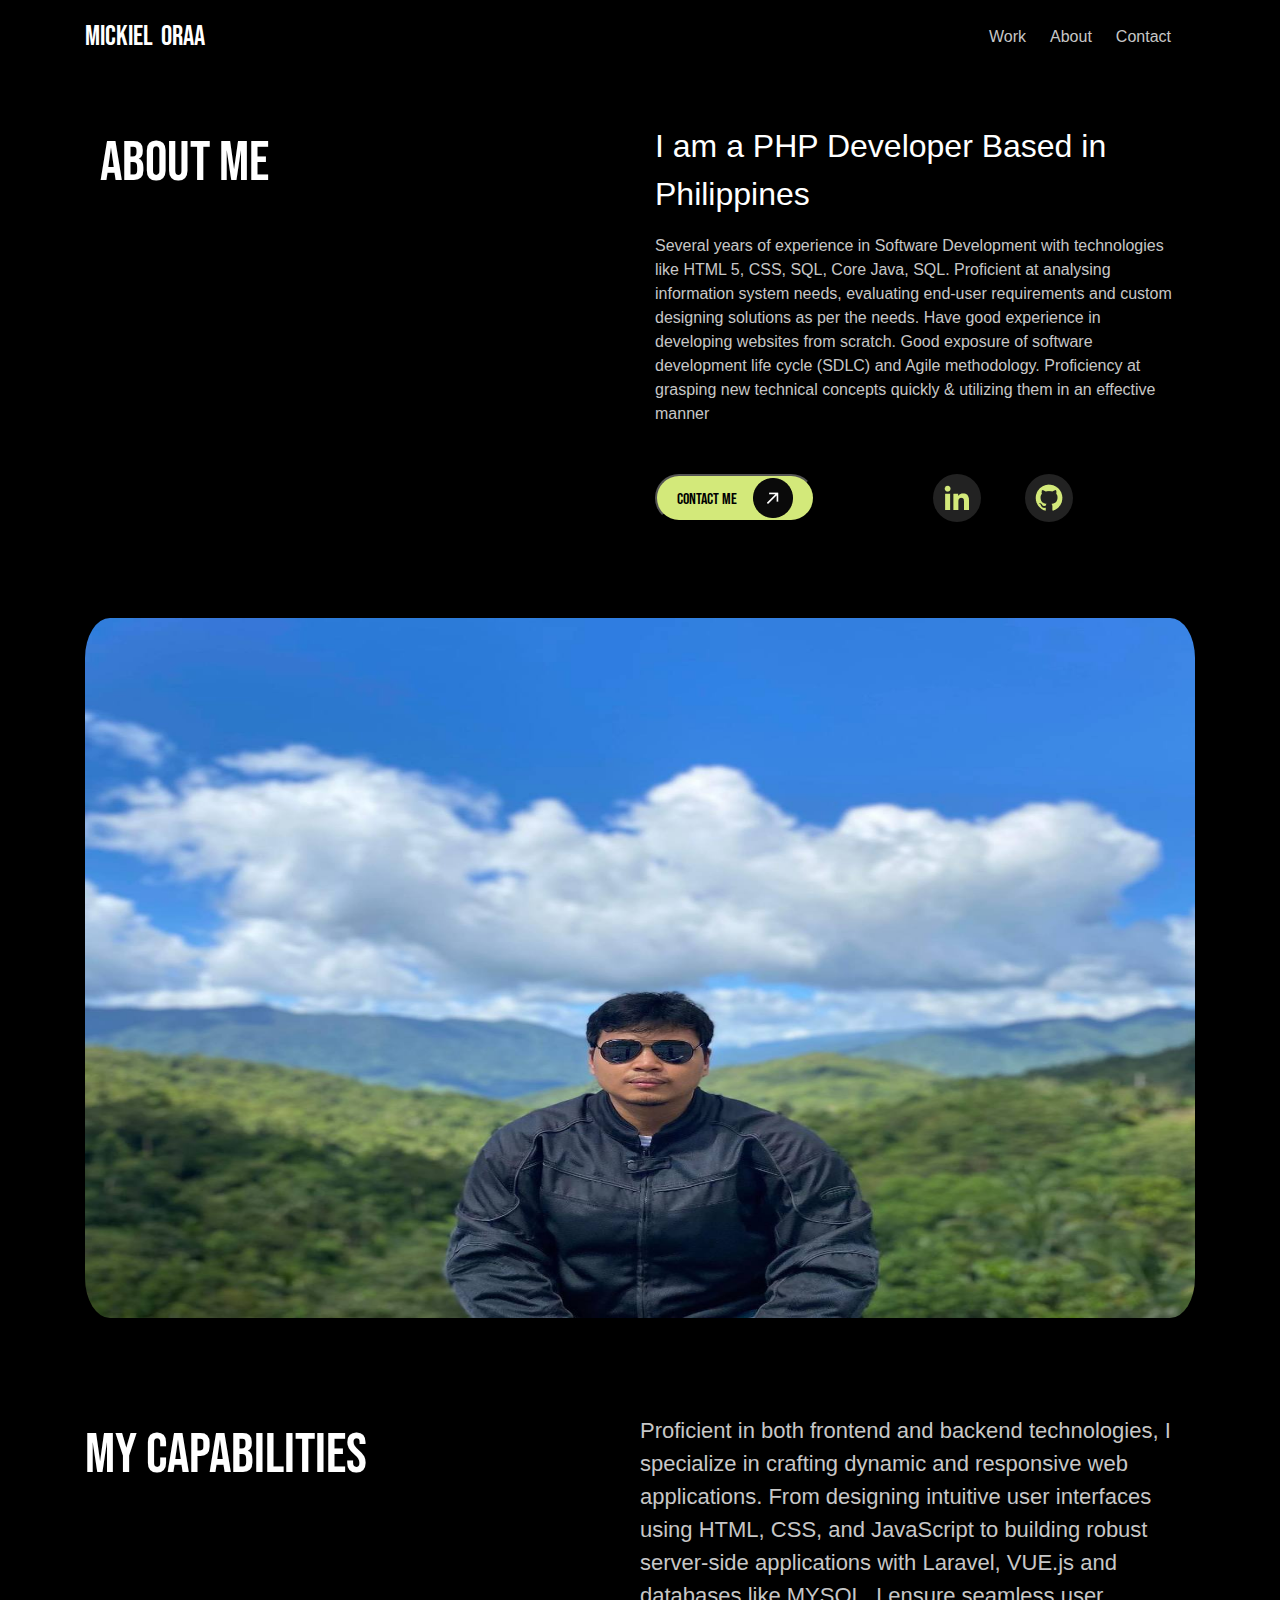
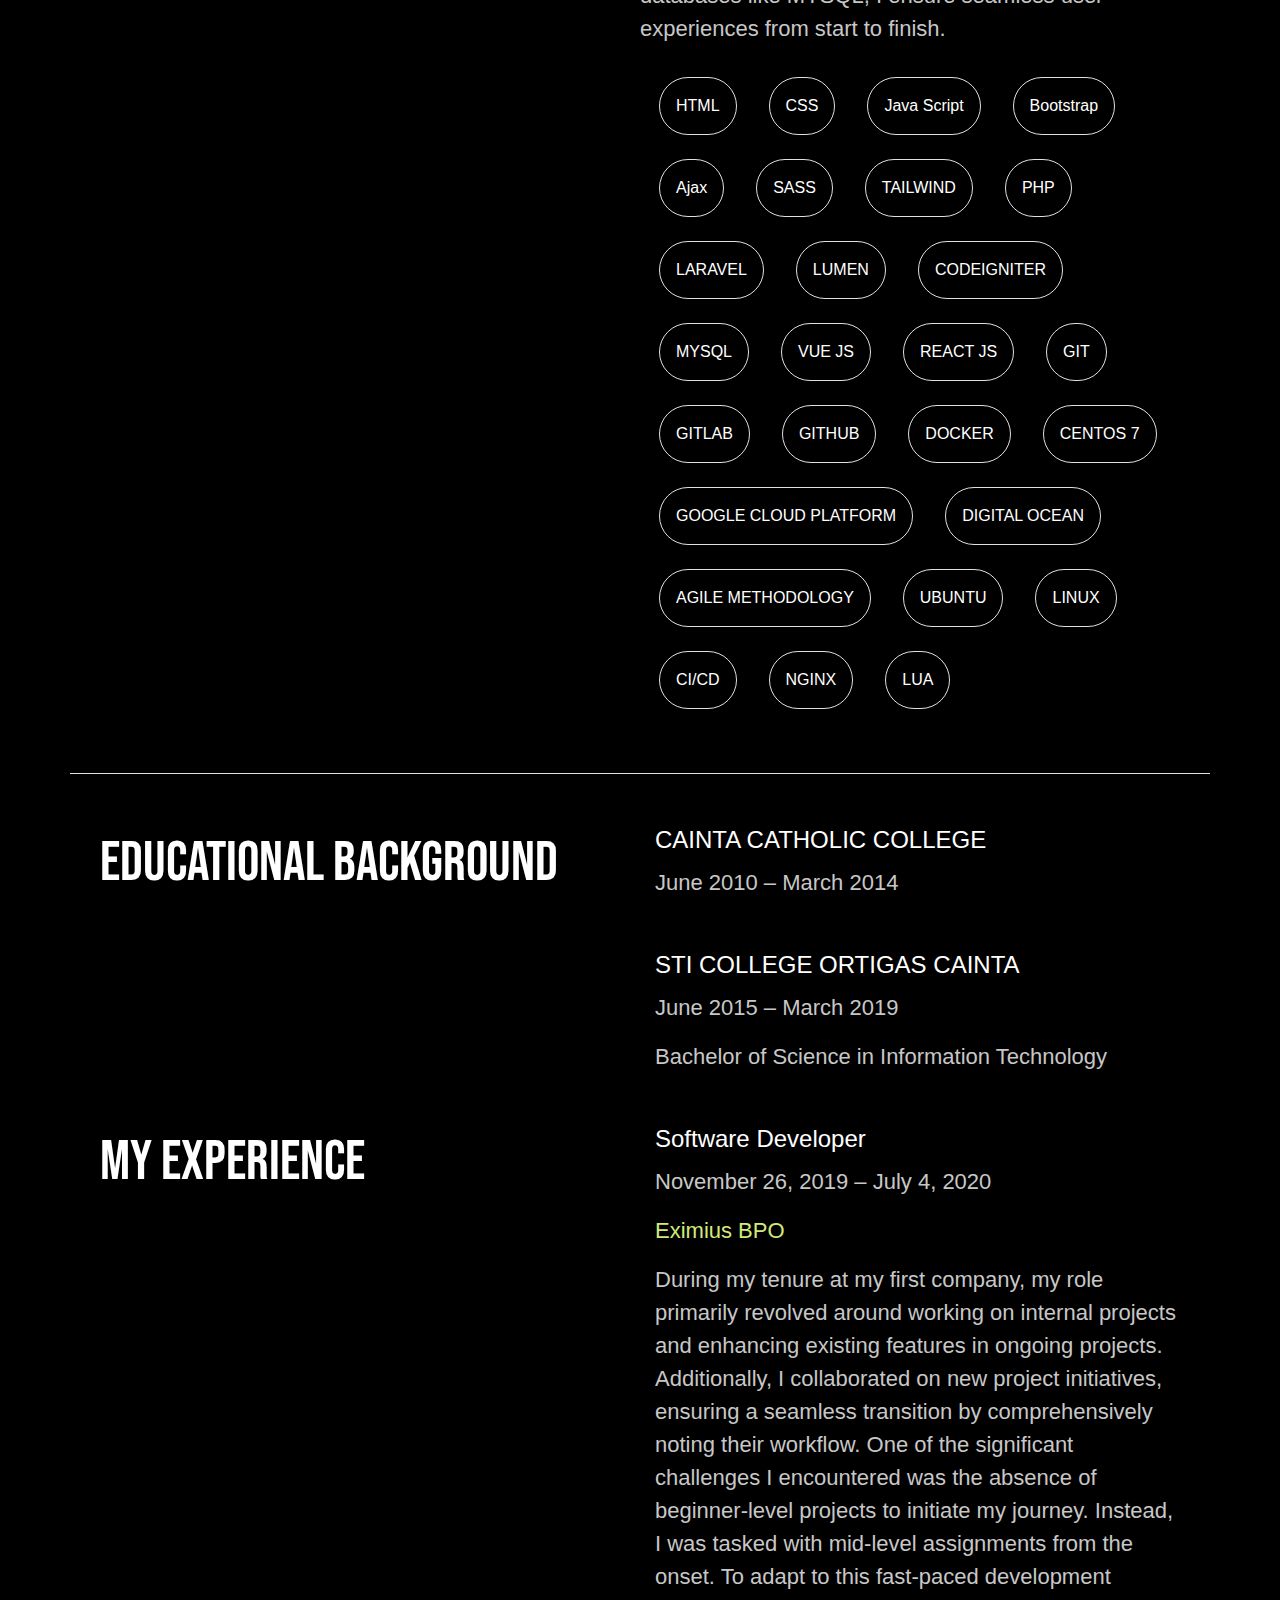
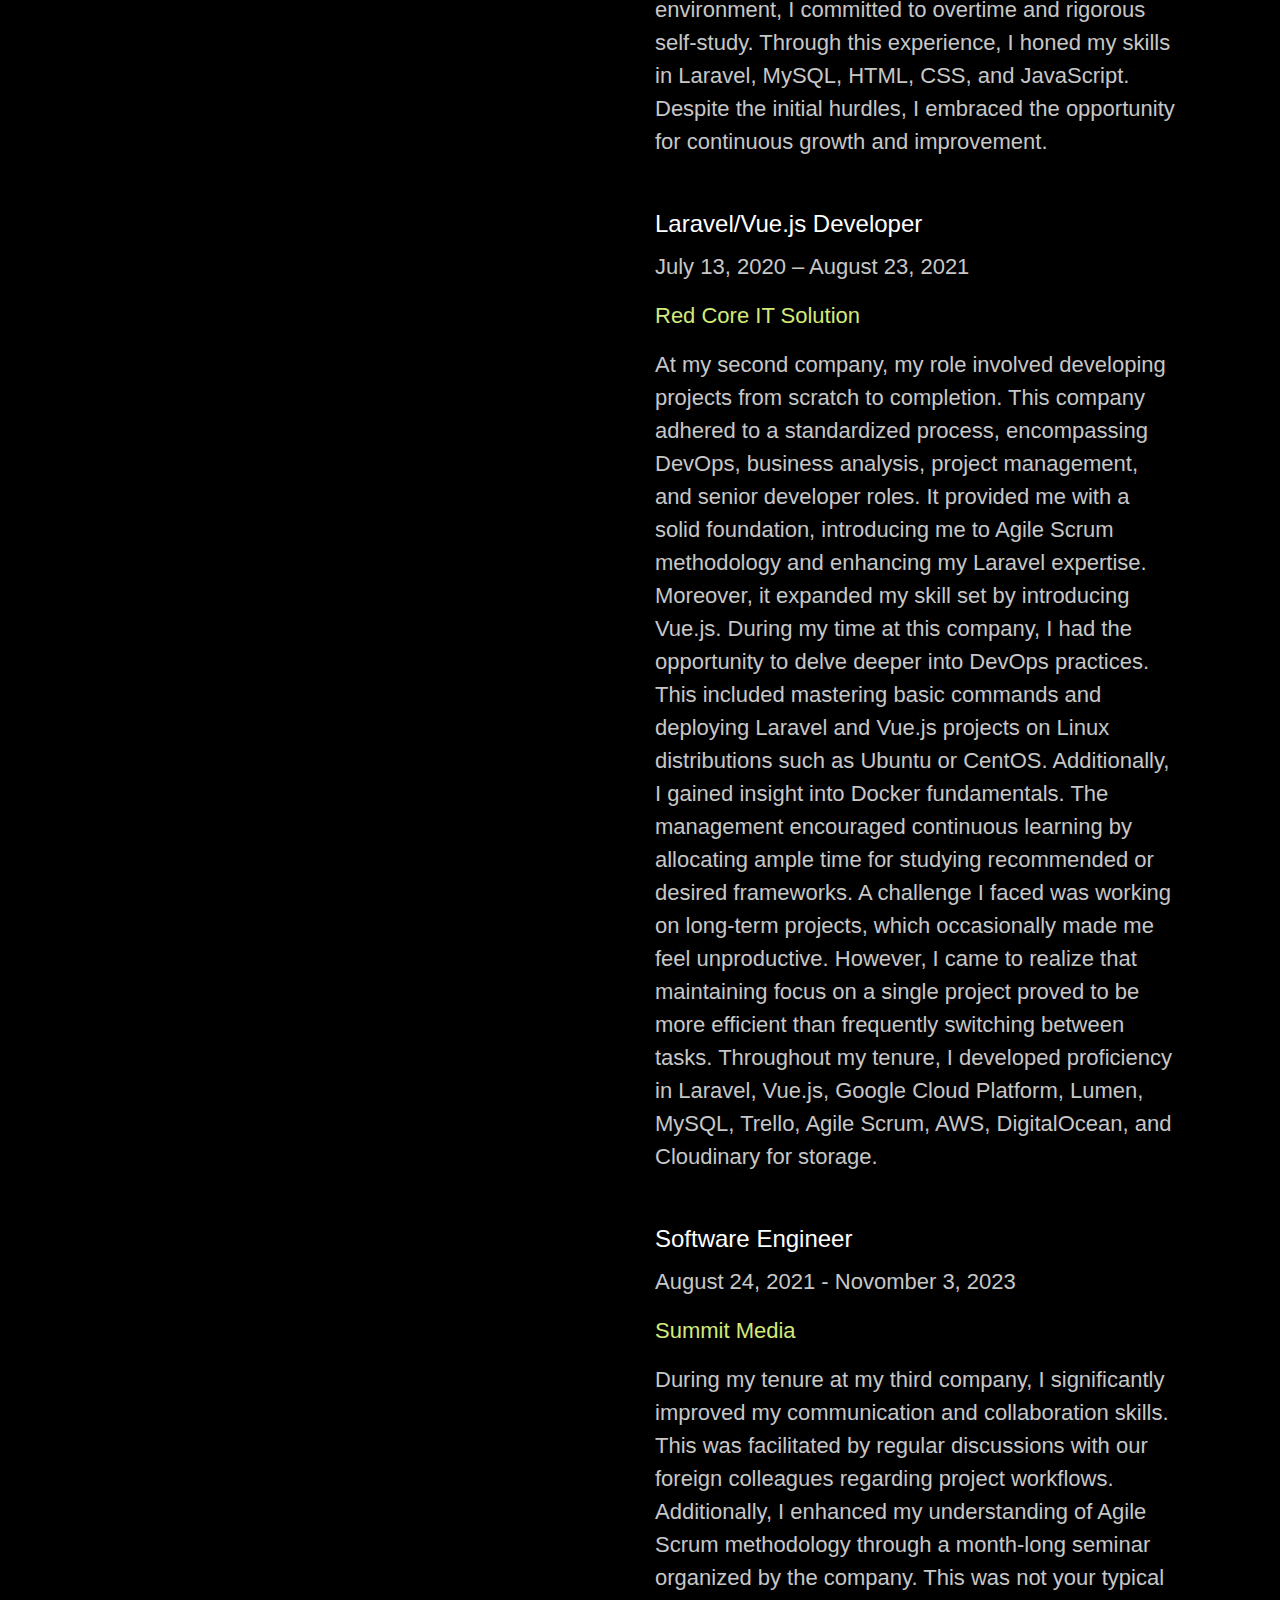
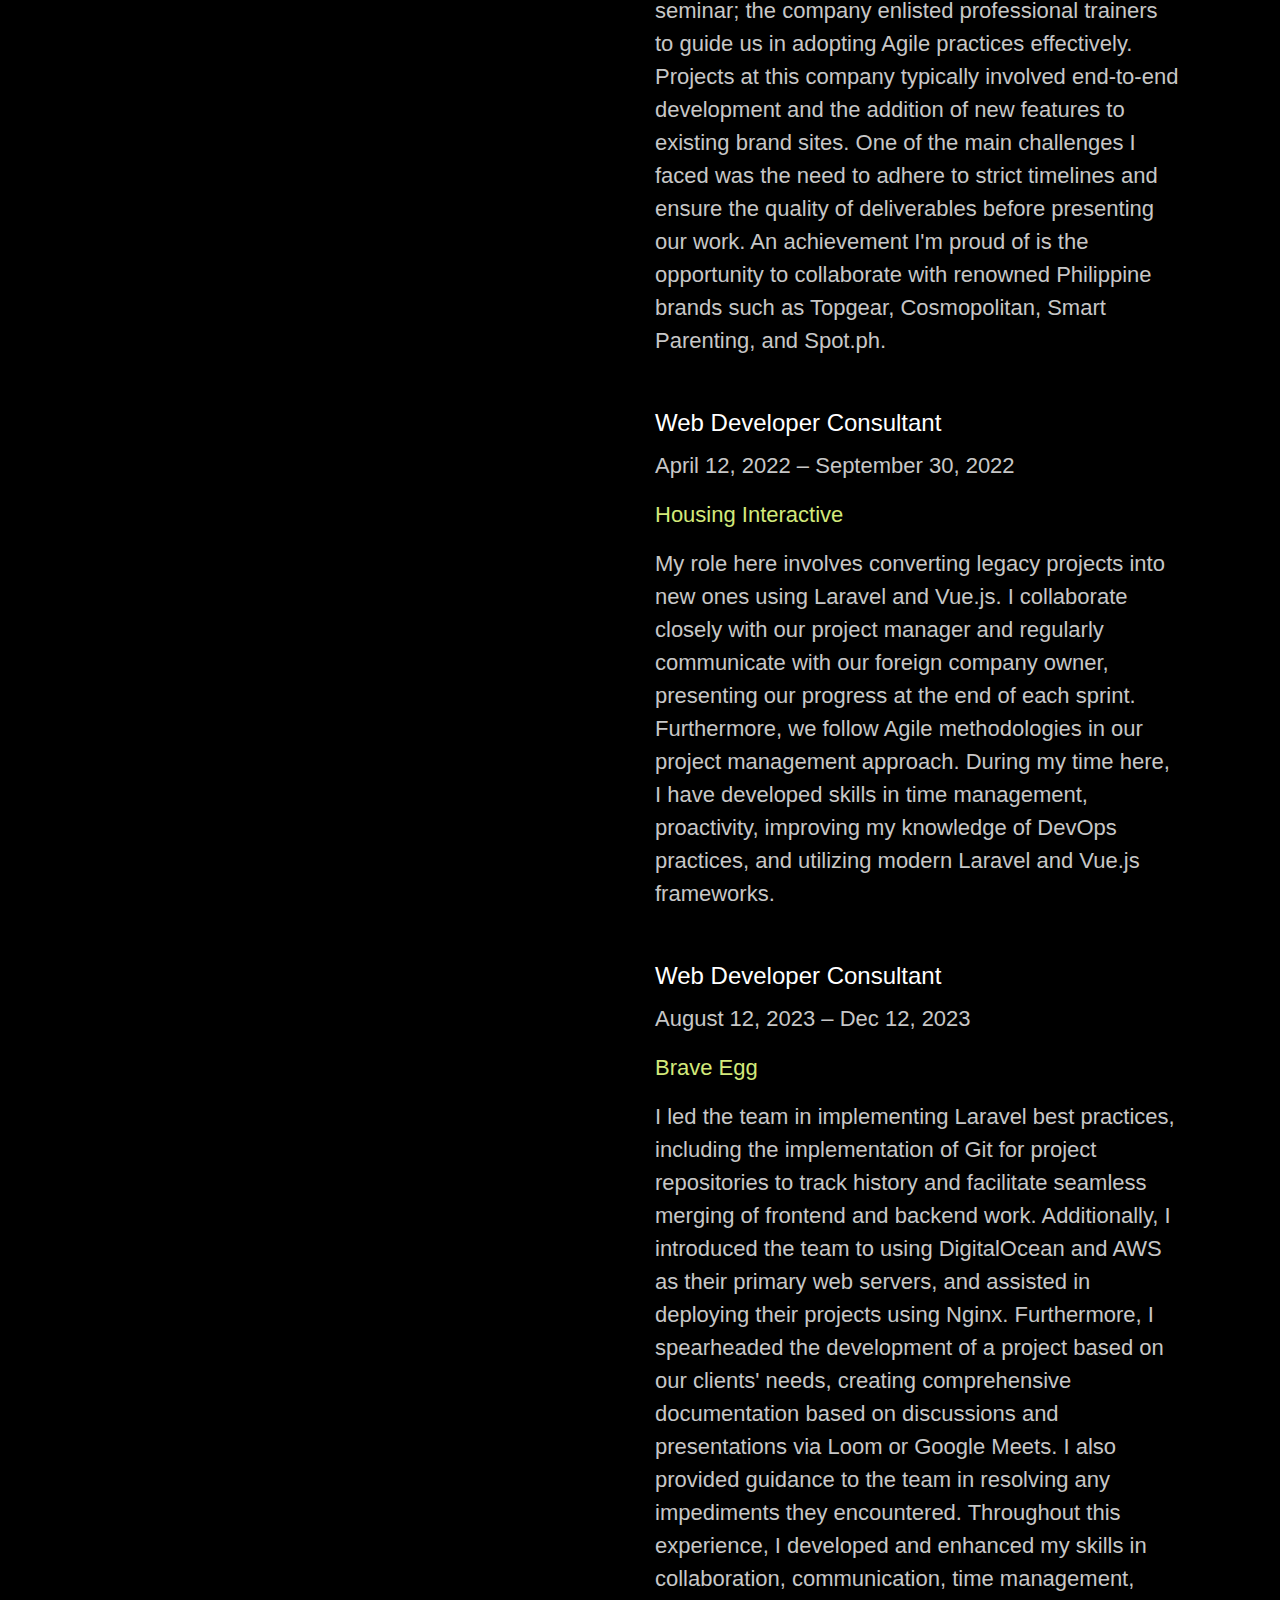
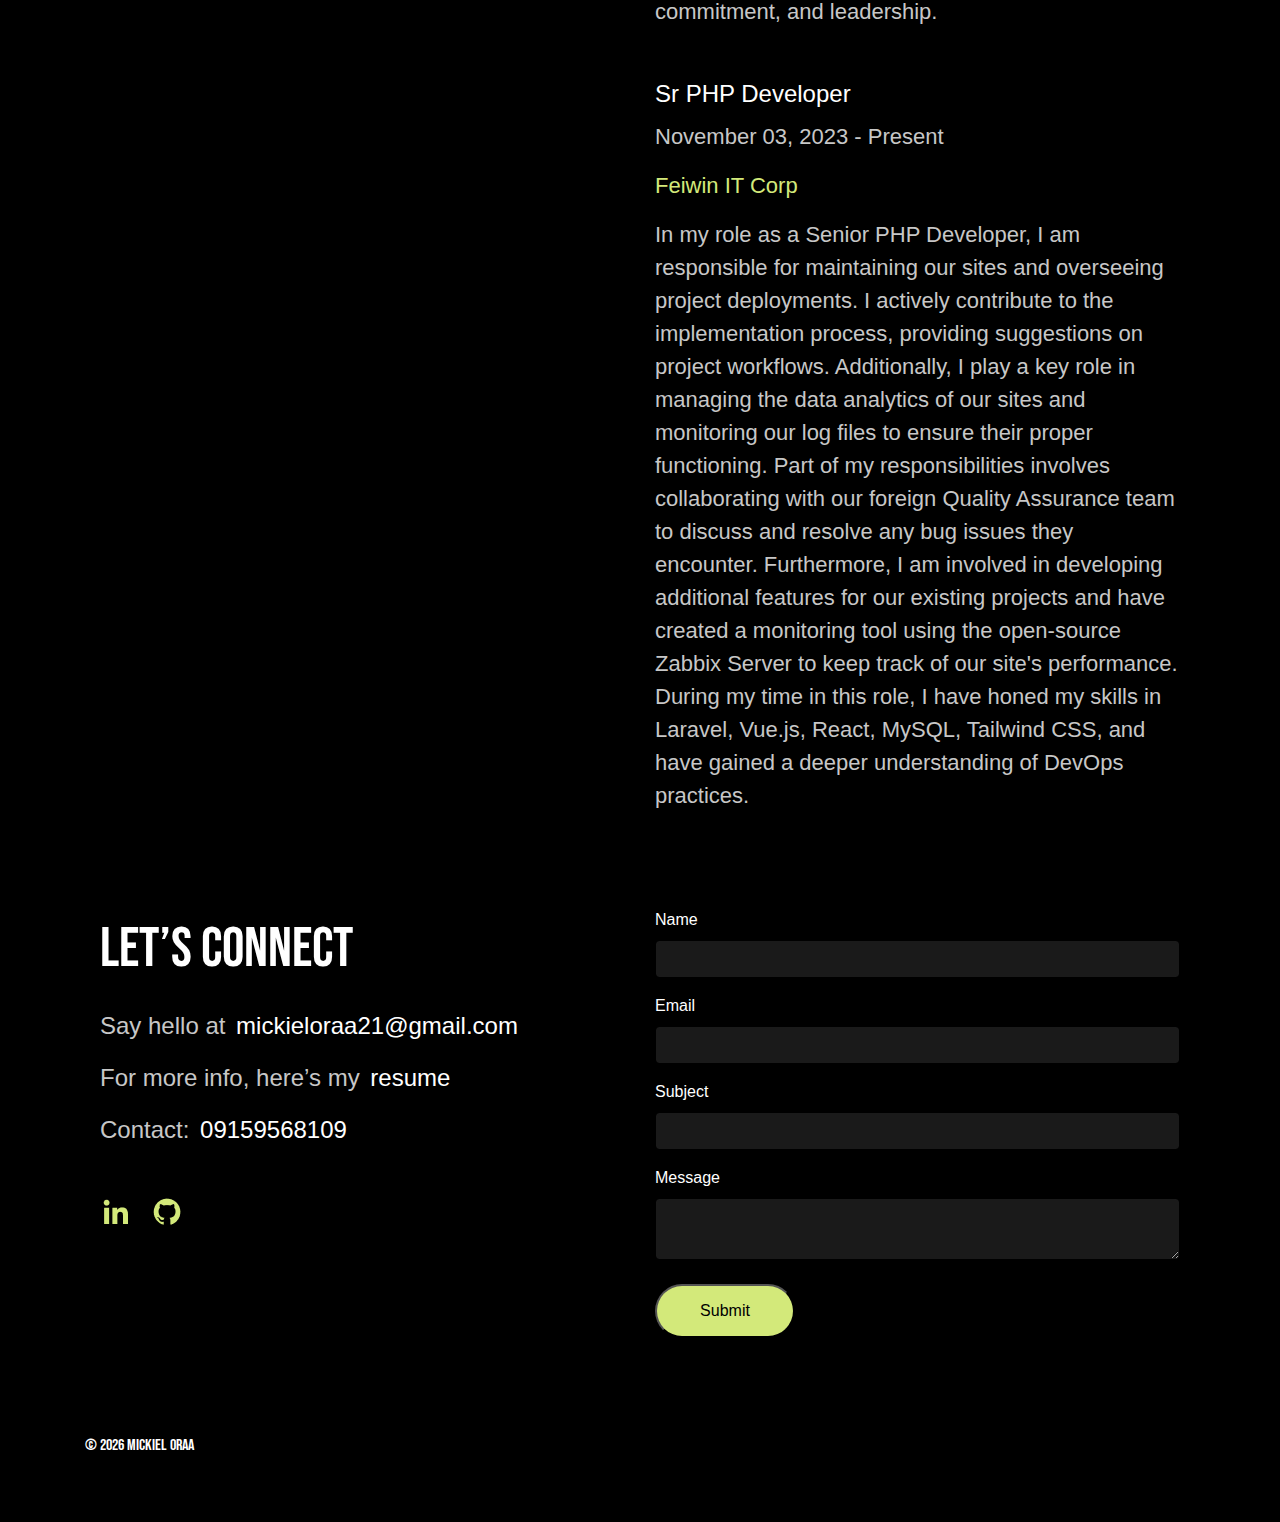
<file: aboutme.html>
<!doctype html>
<html lang="en">
  <head>
    <!-- Required meta tags -->
    <meta charset="utf-8">
    <meta name="viewport" content="width=device-width, initial-scale=1, shrink-to-fit=no">
    <link rel="stylesheet" href="./style.css">
    <!-- Bootstrap CSS -->
    <link rel="stylesheet" href="https://cdn.jsdelivr.net/npm/bootstrap@4.0.0/dist/css/bootstrap.min.css" integrity="sha384-Gn5384xqQ1aoWXA+058RXPxPg6fy4IWvTNh0E263XmFcJlSAwiGgFAW/dAiS6JXm" crossorigin="anonymous">
    <meta name="description" content="Explore Mickiel Oraa's portfolio showcasing projects and skills as a PHP Developer.">
    <title>Mickiel Oraa - PHP Developer Portfolio</title>
  </head>
<body>
      <nav>
        <div class="container">
          <div class="row">
            <div class="col d-flex align-items-center text-white logo">
            <span>Mickiel</span> <span class="ml-2 d-none d-md-block">Oraa</span>
            </div>
            <div class="col d-flex justify-content-end align-items-center   ">
                <a class="mr-4 text-light-grey font-san-serif fs-1" href="index.html">Work</a>
                <a class="mr-4 text-light-grey font-san-serif" href="aboutme.html">About</a>
                <a class="mr-4 text-light-grey font-san-serif" href="#contact">Contact</a>
            </div>
          </div>
        </div>
      </nav>

    <section class="container d-md-flex mt-5">
        <div class="container d-md-flex  ">
          <div class="row-12">
           <p class="fs-3-5">About Me</p>
          </div>
        </div>
        <div class="container">
            <div class="row-12">
                <p class="text-white font-san-serif fs-2 fw-bold">I am a PHP Developer Based in Philippines</p>
                </div>
                <div class="row-12">
                <p class="text-light-grey font-san-serif fs-1">Several years of experience in Software Development with technologies like  HTML 5, CSS, SQL, Core Java, SQL. Proficient at analysing information system needs, evaluating end-user requirements and custom designing solutions as per the needs. Have good experience in developing websites from scratch. Good exposure of software development life cycle (SDLC) and Agile methodology. Proficiency at grasping new technical concepts quickly & utilizing them in an effective manner</p>
                </div>
                <div class="row mt-5">
                <div class="col-6">
                    <button onclick="scrollContact()" class="bg-light-green rounded-2 contact border-black">Contact me<img style="margin-left: 16px;" src="/images/circle (1).png" alt=""></button>
                </div>
                <div class="col-2">
                  <a class="rounded-circle social bg-light-black border-black d-flex p-2" href="https://linkedin.com/in/mickieloraa" target="_blank" ><img  src="/images/bxl-linkedin.svg (1).png" alt=""></a>
                </div>
                <div class="col-2">
                  <a class="rounded-circle social bg-light-black border-black d-flex p-2" href="https://github.com/mickiel21" target="_blank"><img src="/images/bxl-github.svg (1).png" alt=""></a>
                </div>
            </div>
        </div>
    </section>

    <section class="container mt-5 py-5">
        <div class="row">
          <img class="col-12 rounded-2-5" src="/images/profile2.jpg" alt="" style="height: 700px;">
        </div>
    </section>

    <section class="container mt-5 d-md-flex ">
        <div class="container">
            <div class="row">
                <p class="fs-3-5">My Capabilities</p>
            </div>
        </div>
        
        <div class="container">
            <div class="row">
                <p class="text-light-grey font-san-serif fs-1-3 ">Proficient in both frontend and backend technologies, I specialize in crafting dynamic and responsive web applications. From designing intuitive user interfaces using HTML, CSS, and JavaScript to building robust server-side applications with Laravel, VUE.js and databases like MYSQL, I ensure seamless user experiences from start to finish.</p>
            </div>
            <div class="row  row-column-gap mx-1 py-3">
                <span class="p-3 font-san-serif rounded-2 border">HTML</span>
                <span class="p-3 font-san-serif rounded-2 border">CSS</span>
                <span class="p-3 font-san-serif rounded-2 border">Java Script</span>
                <span class="p-3 font-san-serif rounded-2 border">Bootstrap</span>
                <span class="p-3 font-san-serif rounded-2 border">Ajax</span>
                <span class="p-3 font-san-serif rounded-2 border">SASS</span>
                <span class="p-3 font-san-serif rounded-2 border">TAILWIND</span>
                <span class="p-3 font-san-serif rounded-2 border">PHP</span>
                <span class="p-3 font-san-serif rounded-2 border">LARAVEL</span>
                <span class="p-3 font-san-serif rounded-2 border">LUMEN</span>
                <span class="p-3 font-san-serif rounded-2 border">CODEIGNITER</span>
                <span class="p-3 font-san-serif rounded-2 border">MYSQL</span>
                <span class="p-3 font-san-serif rounded-2 border">VUE JS</span>
                <span class="p-3 font-san-serif rounded-2 border">REACT JS</span>
                <span class="p-3 font-san-serif rounded-2 border">GIT</span>
                <span class="p-3 font-san-serif rounded-2 border">GITLAB</span>
                <span class="p-3 font-san-serif rounded-2 border">GITHUB</span>
                <span class="p-3 font-san-serif rounded-2 border">DOCKER</span>
                <span class="p-3 font-san-serif rounded-2 border">CENTOS 7</span>
                <span class="p-3 font-san-serif rounded-2 border">GOOGLE CLOUD PLATFORM</span>
                <span class="p-3 font-san-serif rounded-2 border">DIGITAL OCEAN</span>
                <span class="p-3 font-san-serif rounded-2 border">AGILE METHODOLOGY</span>
                <span class="p-3 font-san-serif rounded-2 border">UBUNTU</span>
                <span class="p-3 font-san-serif rounded-2 border">LINUX</span>
                <span class="p-3 font-san-serif rounded-2 border">CI/CD</span>
                <span class="p-3 font-san-serif rounded-2 border">NGINX</span>
                <span class="p-3 font-san-serif rounded-2 border">LUA</span>
            </div>
        </div>
        
    </section>
    <div class="container border-bottom my-5"></div>

    <section class="container d-md-flex">
        <div class="container">
            <div class="row-12 fs-2">
                <p class="fs-3-5">Educational Background</p>
            </div>
        </div>
        <div class="container">
            <div class="row-12 mb-5">
                <span class="font-san-serif fs-1-5">CAINTA CATHOLIC COLLEGE</span>
                <p class="font-san-serif text-light-grey mt-2 fs-1-3">June 2010 – March 2014</p>
            </div>
            <div class="row-12 mb-5">
                <span class="font-san-serif fs-1-5">STI COLLEGE ORTIGAS CAINTA</span>
                <p class="font-san-serif text-light-grey mt-2 fs-1-3">June 2015 – March 2019</p>
                <p class="font-san-serif text-light-grey fs-1-3">Bachelor of Science in Information Technology</p>
            </div>
        </div>
    </section>

    <section class="container d-md-flex">
        <div class="container">
            <div class="row-12 fs-2">
                <p class="fs-3-5">MY EXPERIENCE</p>
            </div>
        </div>
        <div class="container">
            <div class="row-12 mb-5">
                <span class="font-san-serif fs-1-5">Software Developer</span>
                <p class="font-san-serif text-light-grey mt-2 fs-1-3">November 26, 2019 – July 4, 2020</p>
                <p class="font-san-serif text-light-green fs-1-3">Eximius BPO</p>
                <p class="font-san-serif text-light-grey fs-1-3">During my tenure at my first company, my role primarily revolved around working on internal projects and enhancing existing features in ongoing projects. Additionally, I collaborated on new project initiatives, ensuring a seamless transition by comprehensively noting their workflow.

                  One of the significant challenges I encountered was the absence of beginner-level projects to initiate my journey. Instead, I was tasked with mid-level assignments from the onset. To adapt to this fast-paced development environment, I committed to overtime and rigorous self-study.
                  
                  Through this experience, I honed my skills in Laravel, MySQL, HTML, CSS, and JavaScript. Despite the initial hurdles, I embraced the opportunity for continuous growth and improvement.</p>
            </div>
            <div class="row-12 mb-5">
                <span class="font-san-serif fs-1-5">Laravel/Vue.js Developer</span>
                <p class="font-san-serif text-light-grey mt-2 fs-1-3">July 13, 2020 – August 23, 2021</p>
                <p class="font-san-serif text-light-green fs-1-3">Red Core IT Solution</p>
                <p class="font-san-serif text-light-grey fs-1-3">At my second company, my role involved developing projects from scratch to completion. This company adhered to a standardized process, encompassing DevOps, business analysis, project management, and senior developer roles. It provided me with a solid foundation, introducing me to Agile Scrum methodology and enhancing my Laravel expertise. Moreover, it expanded my skill set by introducing Vue.js.

                  During my time at this company, I had the opportunity to delve deeper into DevOps practices. This included mastering basic commands and deploying Laravel and Vue.js projects on Linux distributions such as Ubuntu or CentOS. Additionally, I gained insight into Docker fundamentals. The management encouraged continuous learning by allocating ample time for studying recommended or desired frameworks.
                  
                  A challenge I faced was working on long-term projects, which occasionally made me feel unproductive. However, I came to realize that maintaining focus on a single project proved to be more efficient than frequently switching between tasks.
                  
                  Throughout my tenure, I developed proficiency in Laravel, Vue.js, Google Cloud Platform, Lumen, MySQL, Trello, Agile Scrum, AWS, DigitalOcean, and Cloudinary for storage.</p>
                
            </div>
            <div class="row-12 mb-5">
                <span class="font-san-serif fs-1-5">Software Engineer</span>
                <p class="font-san-serif text-light-grey mt-2 fs-1-3">August 24, 2021 - Novomber 3, 2023</p>
                <p class="font-san-serif text-light-green fs-1-3">Summit Media</p>
                <p class="font-san-serif text-light-grey fs-1-3">During my tenure at my third company, I significantly improved my communication and collaboration skills. This was facilitated by regular discussions with our foreign colleagues regarding project workflows. Additionally, I enhanced my understanding of Agile Scrum methodology through a month-long seminar organized by the company. This was not your typical seminar; the company enlisted professional trainers to guide us in adopting Agile practices effectively.

                  Projects at this company typically involved end-to-end development and the addition of new features to existing brand sites. One of the main challenges I faced was the need to adhere to strict timelines and ensure the quality of deliverables before presenting our work.
                  
                  An achievement I'm proud of is the opportunity to collaborate with renowned Philippine brands such as Topgear, Cosmopolitan, Smart Parenting, and Spot.ph.
                  
                  </p>
                
            </div>
            <div class="row-12 mb-5">
                <span class="font-san-serif fs-1-5">Web Developer Consultant</span>
                <p class="font-san-serif text-light-grey mt-2 fs-1-3">April 12, 2022 – September 30, 2022</p>
                <p class="font-san-serif text-light-green fs-1-3">Housing Interactive</p>
                <p class="font-san-serif text-light-grey fs-1-3">My role here involves converting legacy projects into new ones using Laravel and Vue.js. I collaborate closely with our project manager and regularly communicate with our foreign company owner, presenting our progress at the end of each sprint.

                  Furthermore, we follow Agile methodologies in our project management approach.
                  
                  During my time here, I have developed skills in time management, proactivity, improving my knowledge of DevOps practices, and utilizing modern Laravel and Vue.js frameworks.</p>
                
            </div>
            <div class="row-12 mb-5">
                <span class="font-san-serif fs-1-5">Web Developer Consultant</span>
                <p class="font-san-serif text-light-grey mt-2 fs-1-3">August 12, 2023 – Dec 12, 2023</p>
                <p class="font-san-serif text-light-green fs-1-3">Brave Egg</p>
                <p class="font-san-serif text-light-grey fs-1-3">I led the team in implementing Laravel best practices, including the implementation of Git for project repositories to track history and facilitate seamless merging of frontend and backend work. Additionally, I introduced the team to using DigitalOcean and AWS as their primary web servers, and assisted in deploying their projects using Nginx.

                  Furthermore, I spearheaded the development of a project based on our clients' needs, creating comprehensive documentation based on discussions and presentations via Loom or Google Meets. I also provided guidance to the team in resolving any impediments they encountered.
                  
                  Throughout this experience, I developed and enhanced my skills in collaboration, communication, time management, commitment, and leadership.</p>
               
            </div>
            <div class="row-12 mb-5">
                <span class="font-san-serif fs-1-5">Sr PHP Developer</span>
                <p class="font-san-serif text-light-grey mt-2 fs-1-3">November 03, 2023 - Present</p>
                <p class="font-san-serif text-light-green fs-1-3">Feiwin IT Corp</p>
                <p class="font-san-serif text-light-grey fs-1-3">In my role as a Senior PHP Developer, I am responsible for maintaining our sites and overseeing project deployments. I actively contribute to the implementation process, providing suggestions on project workflows. Additionally, I play a key role in managing the data analytics of our sites and monitoring our log files to ensure their proper functioning.

                  Part of my responsibilities involves collaborating with our foreign Quality Assurance team to discuss and resolve any bug issues they encounter. Furthermore, I am involved in developing additional features for our existing projects and have created a monitoring tool using the open-source Zabbix Server to keep track of our site's performance.
                  
                  During my time in this role, I have honed my skills in Laravel, Vue.js, React, MySQL, Tailwind CSS, and have gained a deeper understanding of DevOps practices.</p>
               
            </div>
        </div>
    </section>

    <div class="container d-md-flex" id="contact">
      <section class="container py-5">
          <div class="row-12">
            <p class="fs-3-5">Let’s connect </p>
          </div>
          <div class="row-12 fs-1-5">
            <p class="text-light-grey font-san-serif  ">Say hello at <a class="text-white ml-1"href="https://mail.google.com/mail/?view=cm&fs=1&tf=1&to=mickieloraa21@gmail.com" target="_blank">mickieloraa21@gmail.com</a></p>
          </div>
          <div class="row-12 fs-1-5">
            <p class="text-light-grey font-san-serif">For more info, here’s my <a class="text-white ml-1" href="/resume/ORAA, MICKIEL JOHN F-CV.pdf" download="Mickiel-Oraa-CV">resume</a></p>
          </div>
          <div class="row-12 fs-1-5">
            <p class="text-light-grey font-san-serif">Contact: <spna class="text-white ml-1" >09159568109</span></p>
          </div>
          <div class="row-12 mt-5">
            <a href="https://linkedin.com/in/mickieloraa" target="_blank"><img class="img-fluid mr-3" src="images/bxl-linkedin.svg (1).png" alt=""></a>
            <a href="https://github.com/mickiel21" target="_blank"><img class="img-fluid mr-3" src="images/bxl-github.svg (1).png" alt=""></a>
          </div>
      </section>
  
      <section class="container mt-5">
        <div class="row-12">
          <form id="contact-form">
            <div class="form-group">
              <label for="exampleInputName">Name</label>
              <input type="text" class="form-control bg-cream-black  border-black" id="exampleInputName" aria-describedby="emailHelp" >
            </div>
            <div class="form-group">
              <label for="exampleInputEmail1">Email</label>
              <input type="email" class="form-control bg-cream-black  border-black" id="exampleInputEmail1" aria-describedby="emailHelp">
            </div>
            <div class="form-group">
              <label for="exampleInputSubject">Subject</label>
              <input type="text" class="form-control bg-cream-black  border-black" id="exampleInputSubject" aria-describedby="emailHelp" >
            </div>
            <div class="form-group">
              <label for="exampleInputMessage">Message</label>
              <textarea  class="form-control bg-cream-black  border-black" id="exampleInputMessage" aria-describedby="emailHelp" ></textarea>
            </div>
            <button type="submit" class="bg-light-green rounded-2 submit border-black mt-2 font-san-serif">Submit</button>
          </form>
        </div>
      </section>
  </div>
    

    <footer class="container mt-5">
      <div class="row-12">
        <p class="py-5">© <span id="year"></span> Mickiel Oraa</p>
      </div>
    </footer>
    <!-- Optional JavaScript -->
    <!-- jQuery first, then Popper.js, then Bootstrap JS -->
    <script src="https://cdn.jsdelivr.net/npm/@popperjs/core@2.11.8/dist/umd/popper.min.js" integrity="sha384-I7E8VVD/ismYTF4hNIPjVp/Zjvgyol6VFvRkX/vR+Vc4jQkC+hVqc2pM8ODewa9r" crossorigin="anonymous"></script>
    <script src="https://cdn.jsdelivr.net/npm/bootstrap@5.3.3/dist/js/bootstrap.min.js" integrity="sha384-0pUGZvbkm6XF6gxjEnlmuGrJXVbNuzT9qBBavbLwCsOGabYfZo0T0to5eqruptLy" crossorigin="anonymous"></script>
</body>
</html>

<script>
  document.getElementById("year").textContent = new Date().getFullYear();
  const element = document.getElementById("contact");


  function scrollContact() {
    element.scrollIntoView(false);
  }
</script>

<script type="application/ld+json">
    {
      "@context": "https://schema.org",
      "@type": "Person",
      "name": "Mickiel Oraa",
      "jobTitle": "PHP Developer",
      "url": "https://mickiel21.github.io",
      "sameAs": [
        "https://linkedin.com/in/mickieloraa",
        "https://github.com/mickiel21"
      ]
    }
</script>
</file>
<file: style.css>
@import url('https://fonts.googleapis.com/css2?family=Bebas+Neue&display=swap');


body{
    background: black !important;
    font-family: 'Bebas Neue', sans-serif !important;
}
p,label,span{
    color: white;
}
label{
    font-family: sans-serif;
}
.border-black{
    border-color: black !important;
}

.border-light-green{
    border-color: #D3E97A !important;
}
.text-light-grey{
    color: #C7C7C7
}

.bg-cream-black{
    background-color: #1A1A1A !important;
}

.bg-light-green{
    background-color: #D3E97A !important
}

.text-light-green{
    color: #D3E97A !important;
}

.bg-black{
    background-color: black;
}

.rounded-2{
    border-radius: 2rem;
}
.rounded-2-5{
    border-radius: 2.5rem;
}

.contact{
    width: 10rem;
    height: 3rem;
}

.submit{
    width: 8.75rem;
    height: 3.35rem;
}
.social{
    width: 3rem;
    height: 3rem;
}

.github{
    width: 1.5rem;
    height: 1.5rem;
}

.bg-light-black{
    background-color: #222222;
}

.logo{
    font-size: 1.75rem;
    padding: 1rem;
   
}

.font-cursive{
    font-family: cursive;
}

.font-san-serif{
    font-family: sans-serif;
}
.fs-1{
    font-size: 1rem;
}
.fs-2{
    font-size: 2rem;
}
.fs-1-5{
    font-size:1.5rem
}
.fs-2-5{
    font-size:2.5rem
}

.fs-1-3{
    font-size: 1.375rem;
}

.fs-3-5{
    font-size: 3.5rem;
}
.z-index-1{
    z-index: 1;
}

.row-column-gap{
    row-gap: 1.5rem;
    column-gap: 2rem;
}

a:hover{
    color:#D3E97A !important ;
    text-decoration: none  !important;
}


/* Style for Loading Screen */
#loading-screen {
    position: fixed;
    top: 0;
    left: 0;
    width: 100%;
    height: 100%;
    background-color: rgba(255, 255, 255, 0.8); /* semi-transparent white background */
    display: flex;
    justify-content: center;
    align-items: center;
    z-index: 9999; /* make sure loading screen appears on top of other content */
}

.spinner {
    /* Add styles for your loading animation (e.g., spinner, progress bar) */
    border-radius: 50%;
    width: 100px;
    height: 100px;
    animation: spin 2s linear infinite; /* Animation */
}

@keyframes spin {
    0% { transform: rotate(0deg); }
    100% { transform: rotate(360deg); }
}

/* Hide loading screen when content is loaded */
.loaded #loading-screen {
    display: none;
}

html {
    scroll-behavior: smooth;
  }
</file>
